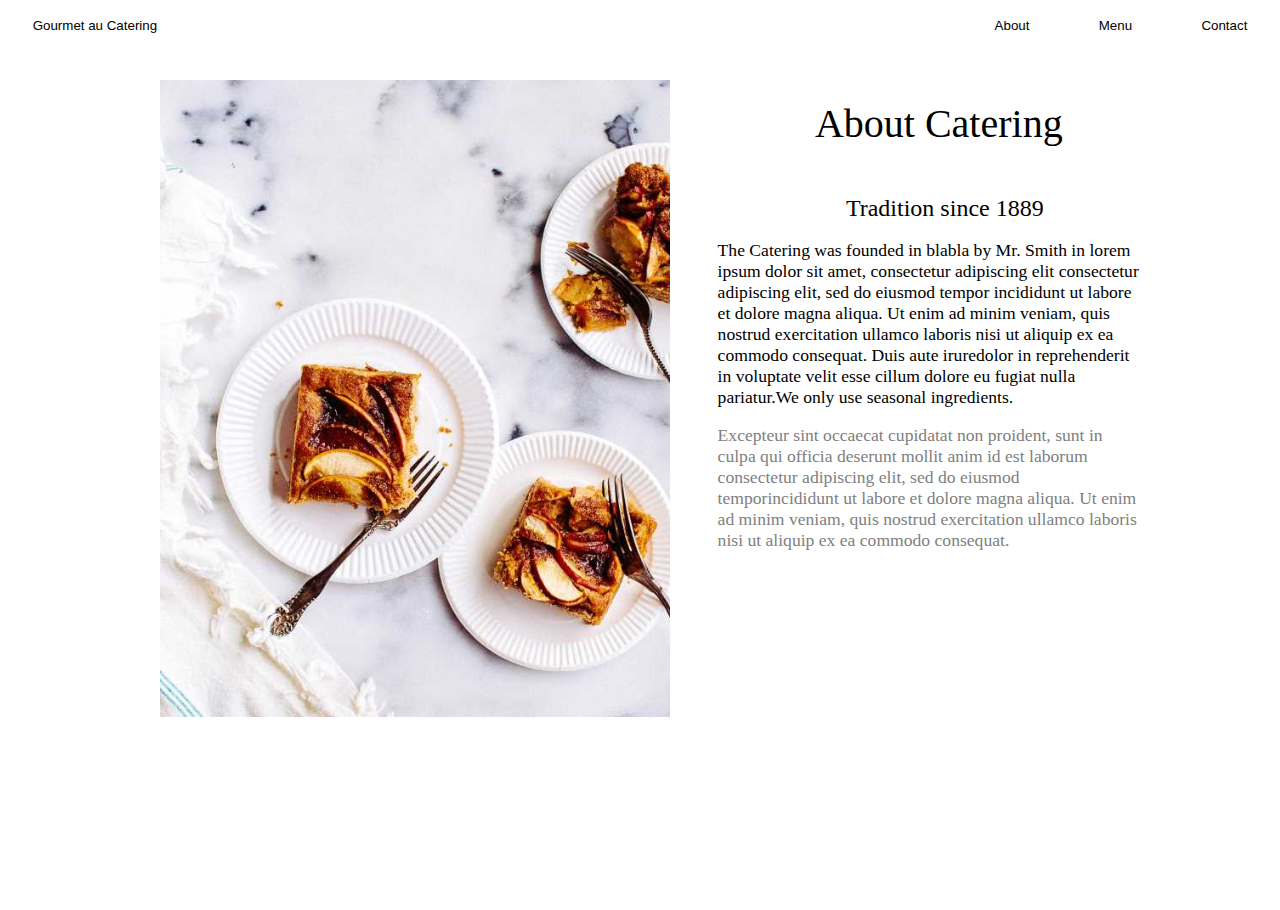
<file: about.html>
<!DOCTYPE html>
<html lang="en">
<head>
    <meta charset="UTF-8">
    <meta http-equiv="X-UA-Compatible" content="IE=edge">
    <meta name="viewport" content="width=device-width, initial-scale=1.0">
    <title>gourmet catering about</title>
    <link rel="stylesheet" href="main.css">
</head>
<body>
    <nav>
        <div class="logo">
            <button><a href="index.html">Gourmet au Catering</a></button>
        </div>
        <div class="nav-button">
            <ul>
                <li>
                    <button><a href="about.html">About</a></button>
                    <button><a href="menu.html">Menu</a></button>
                    <button><a href="contact.html">Contact</a></button>
                </li>
            </ul>
        </div>
    </nav>

    <section class="about">
        <img src="images/tablesetting2.jpg" alt="tablesetting2">
        <h1>About Catering</h1>
        <div class="tradition">
            <h3>Tradition since 1889</h3>
            <p>The Catering was founded in blabla by Mr. Smith in lorem ipsum dolor sit amet, consectetur adipiscing elit consectetur adipiscing elit, sed do eiusmod tempor incididunt ut labore et dolore magna aliqua. Ut enim ad minim veniam, quis nostrud exercitation ullamco laboris nisi ut aliquip ex ea commodo consequat. Duis aute iruredolor in reprehenderit in voluptate velit esse cillum dolore eu fugiat nulla pariatur.We only use seasonal ingredients.</p>
        </div>
        <aside>
            <p>Excepteur sint occaecat cupidatat non proident, sunt in culpa qui officia deserunt mollit anim id est laborum consectetur adipiscing elit, sed do eiusmod temporincididunt ut labore et dolore magna aliqua. Ut enim ad minim veniam, quis nostrud exercitation ullamco laboris nisi ut aliquip ex ea commodo consequat.</p>
        </aside>
    </section>
</body>
</html>
</file>
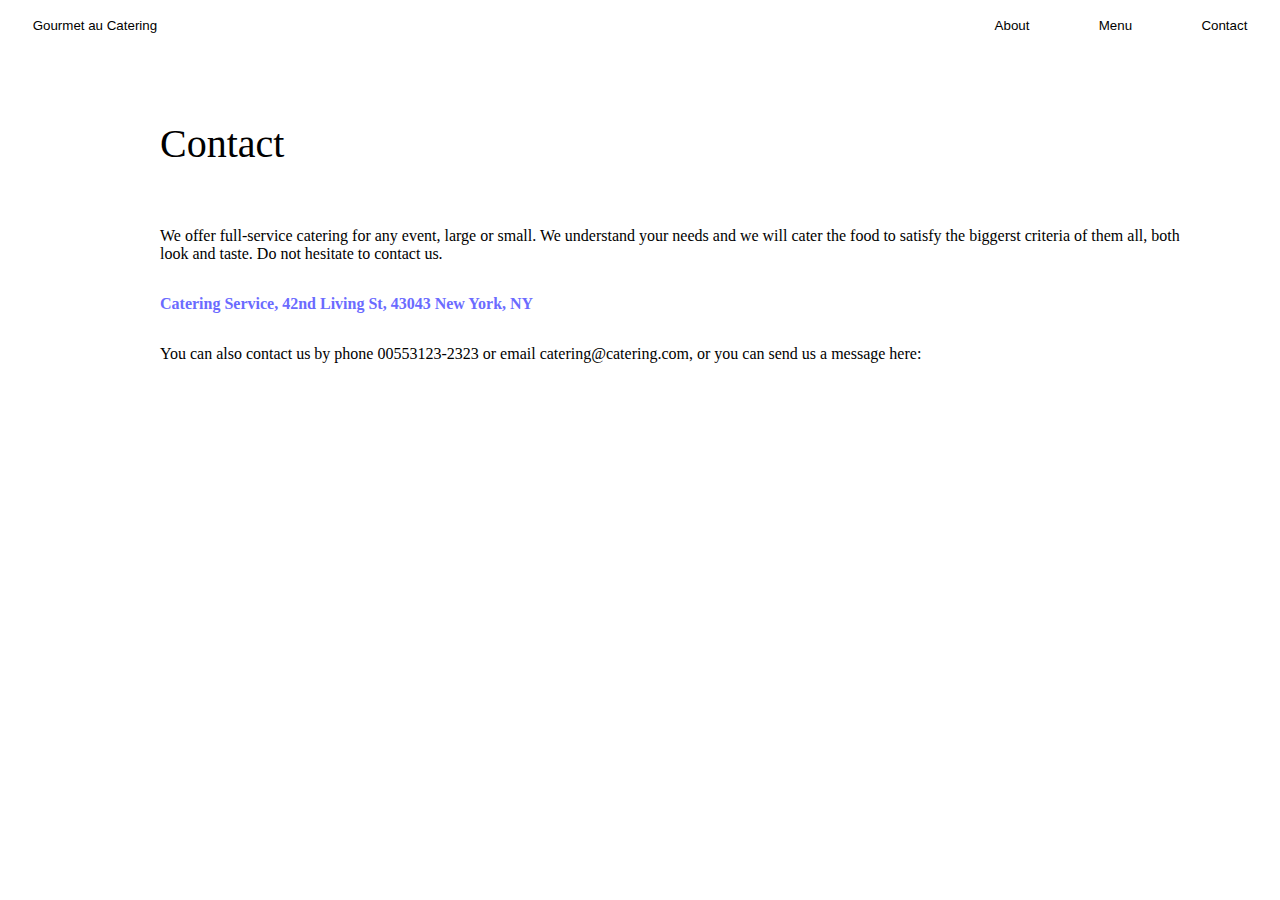
<file: contact.html>
<!DOCTYPE html>
<html lang="en">
<head>
    <meta charset="UTF-8">
    <meta http-equiv="X-UA-Compatible" content="IE=edge">
    <meta name="viewport" content="width=device-width, initial-scale=1.0">
    <title>gourmet catering contact info</title>
    <link rel="stylesheet" href="main.css">
</head>
<body>
    <nav>
        <div class="logo">
            <button><a href="index.html">Gourmet au Catering</a></button>
        </div>
        <div class="nav-button">
            <ul>
                <li>
                    <button><a href="about.html">About</a></button>
                    <button><a href="menu.html">Menu</a></button>
                    <button><a href="contact.html">Contact</a></button>
                </li>
            </ul>
        </div>
    </nav>
    <section class="contact">
        <h1>Contact</h1>
        <p>We offer full-service catering for any event, large or small. We understand your needs and we will cater the food to satisfy the biggerst criteria of them all, both look and taste. Do not hesitate to contact us.        </p>
        <div class="catering-service">
            <p>Catering Service, 42nd Living St, 43043 New York, NY</p>
        </div>
        <p>You can also contact us by phone 00553123-2323 or email catering@catering.com, or you can send us a message here: </p>
        <iframe src="https://www.google.com/maps/embed?pb=!1m18!1m12!1m3!1d3025.0015211203677!2d-73.3897369842879!3d40.695964146532745!2m3!1f0!2f0!3f0!3m2!1i1024!2i768!4f13.1!3m3!1m2!1s0x89e9d4b88b80f631%3A0xcfa017f2c1d1b0e1!2s42nd%20St%2C%20Lindenhurst%2C%20NY%2C%20%C3%89tats-Unis!5e0!3m2!1sfr!2sfr!4v1665601000240!5m2!1sfr!2sfr" width="600" height="450" style="border:0;" allowfullscreen="" loading="lazy" referrerpolicy="no-referrer-when-downgrade"></iframe>
    </section>
</body>
</html>
</file>
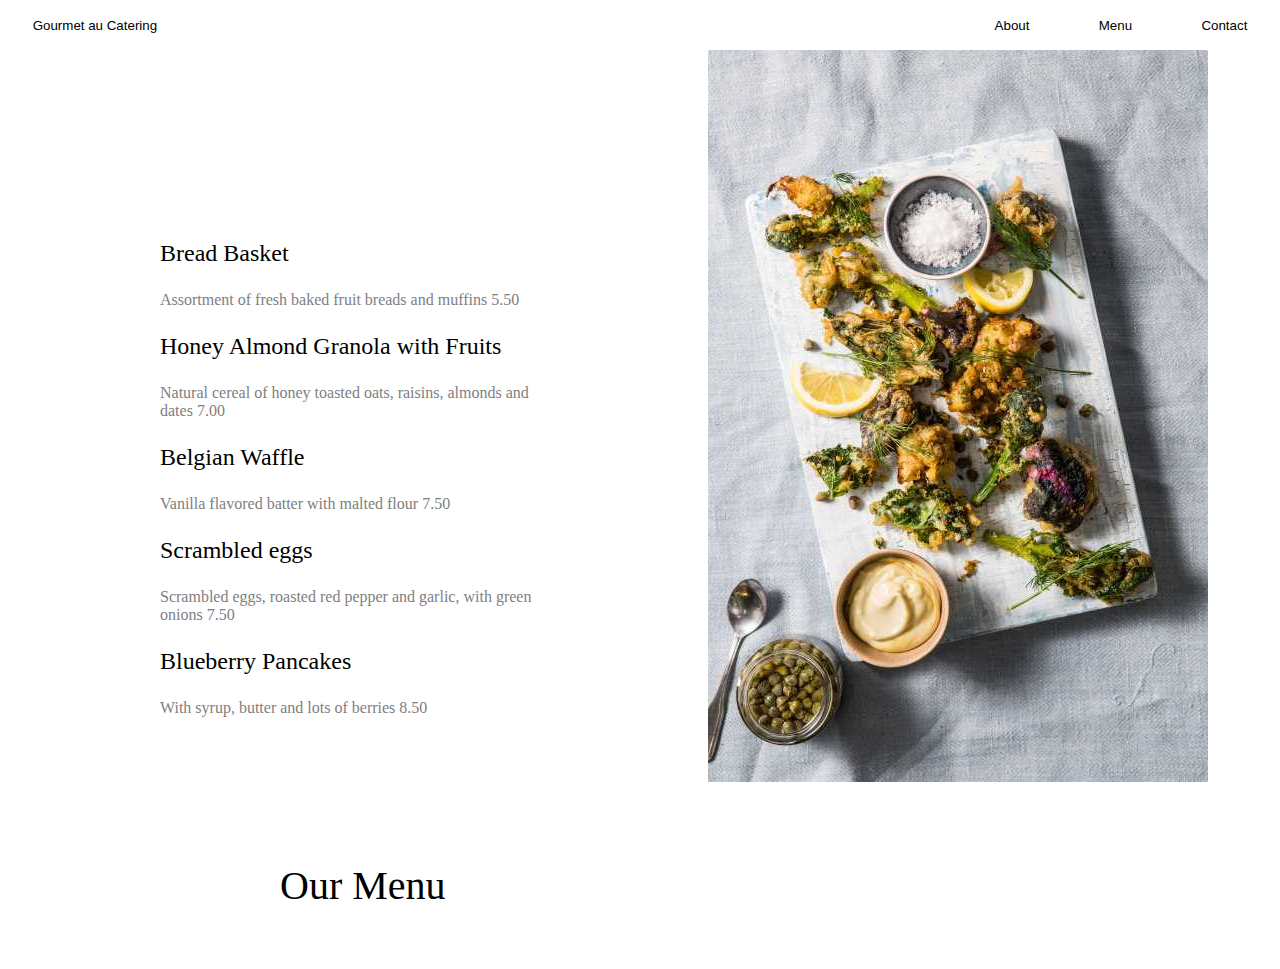
<file: menu.html>
<!DOCTYPE html>
<html lang="en">
<head>
    <meta charset="UTF-8">
    <meta http-equiv="X-UA-Compatible" content="IE=edge">
    <meta name="viewport" content="width=device-width, initial-scale=1.0">
    <title>gourmet catering menu</title>
    <link rel="stylesheet" href="main.css">
</head>
<body>
    <nav>
        <div class="logo">
            <button><a href="index.html">Gourmet au Catering</a></button>
        </div>
        <div class="nav-button">
            <ul>
                <li>
                    <button><a href="about.html">About</a></button>
                    <button><a href="menu.html">Menu</a></button>
                    <button><a href="contact.html">Contact</a></button>
                </li>
            </ul>
        </div>
    </nav>

    <section class="menu">
        <img src="images/tablesetting.jpg" alt="tablesetting">
        <h1>Our Menu</h1>
        <div class="our-menu">
            <h3>Bread Basket</h3> 
            <p>Assortment of fresh baked fruit breads and muffins 5.50</p>
            <h3>Honey Almond Granola with Fruits</h3>
            <p>Natural cereal of honey toasted oats, raisins, almonds and dates 7.00</p>
            <h3>Belgian Waffle</h3>
            <p>Vanilla flavored batter with malted flour 7.50</p>
            <h3>Scrambled eggs</h3>
            <p>Scrambled eggs, roasted red pepper and garlic, with green onions 7.50</p>
            <h3>Blueberry Pancakes</h3>
            <p>With syrup, butter and lots of berries 8.50</p>
        </div>
    </section>
</body>
</html>
</file>
<file: main.css>
body{
    font-family: "Times New Roman", Georgia, Serif;
    display: grid;
    margin: 0;
}

/*/navigation bar/*/


nav {
    background-color: white;
    width: 100%;
    position: fixed;
}
nav .logo {
    float: left;
    padding-top: 1em;
}
nav .logo button{
    background-color: white;
    border: none;
}
nav .logo button :hover{
    background-color: lightgray;
}
nav .logo button a {
    text-decoration: none;
    color: black;
    padding: 1em 2em 1em 2em;

}
nav .nav-button {
    float: right;
}
nav .nav-button ul{
    list-style-type: none;
}
nav .nav-button button{
    border: none;
    background-color: white;
}
nav .nav-button button :hover{
    background-color: lightgray;
}
nav .nav-button a{
    text-decoration: none;
    color: black;
    padding: 1em 2em 1em 2em;
}


/*/main page/ heading/*/
header{
    background-image: url(images/hamburger.jpg);
    background-size: cover;
    background-position: center;
}
header h2{
    color: grey;
    font-size: 2.5rem;
    font-weight: 100;
    padding: 32.5rem 2rem 0rem 2rem;
    float: left;
}



/*/about page/*/
.about img{
    float: left;
    margin: 5em 3em 5em 10em;
    height: 70%;
}

.about h1 {
    text-align: center;
    margin: 2.5em 3em 0 10em;
    font-size: 2.5rem;
    font-weight: 100; 
}
.about .tradition h3{
    text-align: center;
    font-weight: 100;
    margin: 2em 4.5em 0 10em;
    font-size: 1.5rem;
}
.about .tradition p{
    margin-right: 8em;
    font-size: 1.1rem;
}
.about aside p{
    color: grey;
    font-size: 1.1rem;
    margin-right: 8em;
}

/*/menu page/*/
.menu h1{
    float: left;
    text-align: center;
    margin: 2em 3em 1.5em 7em;
    font-size: 2.5rem;
    font-weight: 100; 
}
.menu .our-menu {
    margin: 15em 3em 5em 10em;
}
.menu .our-menu h3{
    font-size: 1.5rem;
    font-weight: 200;
}
.menu .our-menu p{
    color: grey;
}
.menu img{
    float: right;
    margin: 2em 4.5em 0 10em;
}

/*/contact page/*/
.contact h1 {
    margin: 3em 4em 1.5em 4em;
    font-size: 2.5rem;
    font-weight: 100;
}
.contact p{
    margin: 2em 4.5em 1.5em 10em;
}
.contact .catering-service p{
    color: rgb(107, 107, 255);
    font-weight: 900;
}

iframe {
    height: 400px;
    width: 100%;
  }

/*/footer/*/
footer{
    background-color: rgba(104, 104, 104, 0.116);
    text-align: center;
    padding: 2em 0em 2em 0em;
    margin-top: 4em;
}
footer a{
    color: black;
}

/*/web responsive/*/
@media screen and (max-width: 481px)  {

    /*/ home page/*/
    header{
        background-position: center;
    }
    .about img{
        height: auto;
        margin: 0;
        width: 100%;
    }
    /*/ about page/*/
    .about h1 {
        text-align: center;
        margin: 0;
        font-size: 2.5rem;
        font-weight: 100; 
    }

    .about .tradition h3{
        text-align: center;
        font-weight: 100;
        margin: 2em 0 0 0;
        font-size: 1.5rem;
    }

    .about .tradition p{
        text-align: center;
        margin: 1em 1em 2em 1em;
        font-size: 1.1rem;
    }
    .about aside{
        margin: 0.5em ;
        font-size: 1.1rem;
    }

    /*/ menu page/*/
    .menu img{
        height: auto;
        width: 100%;
    }

     /*/ contact page/*/
     .contact h1{
        margin: 3em 1em 1em 1em;
     }
     .contact p{
        margin: 0 4.5em 1.5em 3em;
    }
}

@media screen and (min-width: 481px) and (max-width: 769px)  {

    /*/ home page/*/
    header{
        background-position: center;
    }
    .about img{
        height: auto;
        margin: 0;
        width: 100%;
    }
    /*/ about page/*/
    .about h1 {
        text-align: center;
        margin: 0;
        font-size: 2.5rem;
        font-weight: 100; 
    }

    .about .tradition h3{
        text-align: center;
        font-weight: 100;
        margin: 2em 0 0 0;
        font-size: 1.5rem;
    }

    .about .tradition p{
        text-align: center;
        margin: 1em 1em 2em 1em;
        font-size: 1.1rem;
    }
    .about aside{
        margin: 0.5em ;
        font-size: 1.1rem;
    }

    /*/ menu page/*/
    .menu img{
        height: auto;
        margin: 0;
        width: 100%;
    }

     /*/ contact page/*/
     .contact h1{
        margin: 3em 1em 1em 1em;
     }
     .contact p{
        margin: 0 4.5em 1.5em 3em;
    }
}

@media screen and (min-width: 769px)  {

}
</file>
